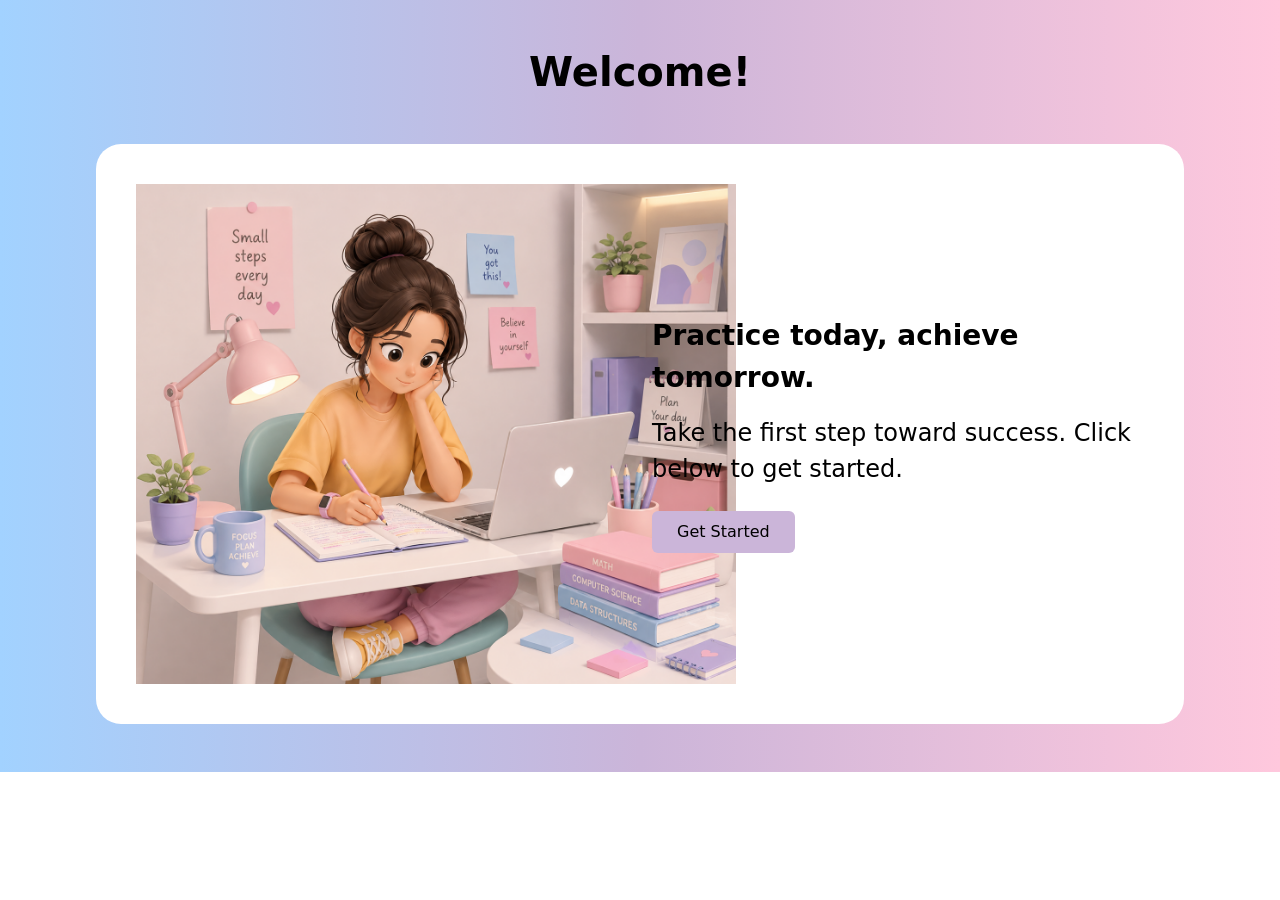
<file: index.html>
<!DOCTYPE html>
<html lang="en">

<head>
    <meta charset="UTF-8">
    <meta name="viewport" content="width=device-width, initial-scale=1.0">
    <link href="https://cdn.jsdelivr.net/npm/bootstrap@5.3.8/dist/css/bootstrap.min.css" rel="stylesheet">
    <link rel="stylesheet" href="style.css">
    <title>welcome</title>
</head>

<body>
    <div class="py-5 welcome">

        <div class="text-center text-white mb-5">
            <h1 class=" welcome-color fw-bold">Welcome!</h1>
        </div>

        <div class="welcome-card mx-auto">
            <div class="row align-items-center">

                <div class="col-lg-6">
                    <img src="assets/welcome photo.png" class="welcome-logo" alt="Character">
                </div>

                <div class="col-lg-6">

                    <p class="fw-bold welcome-p mb-3 fs-3">
                        Practice today, achieve tomorrow.
                    </p>

                    <p class=" mb-4 welcome-p fs-4">
                        Take the first step toward success.
                        Click below to get started.
                    </p>

                    <a href="Signup.html" class="btn px-4 py-2 get-start ">
                        Get Started
                    </a>

                </div>

            </div>
        </div>

    </div>

</body>

</html>
</file>
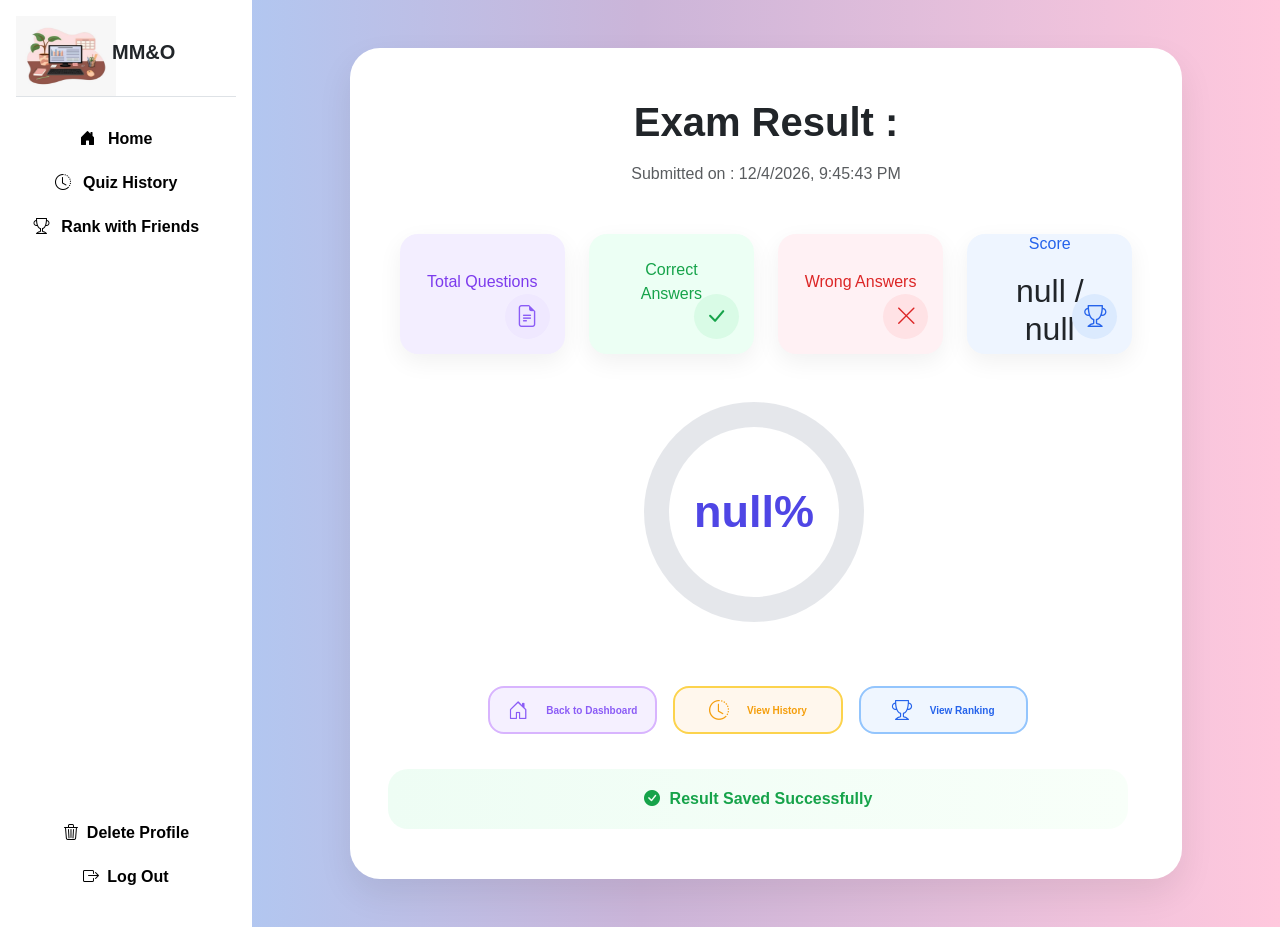
<file: grade.html>
<!DOCTYPE html>
<html lang="en">
<head>
    <meta charset="UTF-8">
    <meta name="viewport" content="width=device-width, initial-scale=1.0">
    <title>Exam Result</title>
     <link href="https://cdn.jsdelivr.net/npm/bootstrap@5.3.8/dist/css/bootstrap.min.css" rel="stylesheet">
    <link rel="stylesheet" href="https://cdn.jsdelivr.net/npm/bootstrap-icons@1.13.1/font/bootstrap-icons.min.css">
    <link rel="stylesheet" href="grade.css">
</head>
<body>
    
   <div class="d-flex h-100">
    

            <div class="bg-white p-3 d-flex flex-column justify-content-between" style="width: 260px;">
                <div>

                    <div class="d-flex align-items-center gap-3 mb-4 border-bottom">
                        <img src="assets/IMG-20260806-WA0003.jpg" class="computer" alt="logo">
                        <div>
                            <h5 class="fw-bold text-dark MMO">MM&O</h5>
                        </div>
                    </div>

                    <div class="d-flex flex-column gap-2">
                        <a href="exam.html" class="btn fw-bold texnav">
                            <i class="bi bi-house-door-fill me-2"></i> Home
                        </a>
                        <a href="history.html" class="btn fw-bold texnav">
                            <i class="bi bi-clock-history me-2"></i> Quiz History
                        </a>
                        <a href="rank.html" class="btn fw-bold texnav">
                            <i class="bi bi-trophy me-2"></i> Rank with Friends
                        </a>
                    </div>
                </div>
                

                <div>
                    
                    <div class="d-flex flex-column gap-2 mb-3">
                        <button id="deleteBtn" class="btn fw-bold setting"><i class="bi bi-trash3 me-2"></i>Delete
                            Profile</button>
                        <button id="logoutBtn" class="btn fw-bold setting"><i class="bi bi-box-arrow-right me-2"></i>Log
                            Out</button>
                    </div>
                </div>
            </div>
    <div class="container py-5">

    <div class="row justify-content-center">

        <div class="col-lg-10">

            <div class="result-card">
                <div class="text-center mb-5">

    <h1 class="fw-bold">
        Exam Result :
    </h1>

    <h4 id="examName" class="mt-3"></h4>

    <p class="text-muted">
        Submitted on :
         <span id="submitDate"></span>
    </p>
    

</div>
<div class="row g-4 text-center">

    <div class="col-lg-3">
        <div class="info-card total-card">

            <p>Total Questions</p>

            <h2 id="totalQuestions"></h2>
             <div class="icon-circle total-icon">
        <i class="bi bi-file-earmark-text"></i>
    </div>

        </div>
    </div>

    <div class="col-lg-3">
        <div class="info-card correct-card">

            <p>Correct Answers</p>

            <h2 id="correctAnswers"></h2>
                <div class="icon-circle correct-icon">
        <i class="bi bi-check-lg"></i>
    </div>


        </div>
    </div>

    <div class="col-lg-3">
        <div class="info-card wrong-card">

            <p>Wrong Answers</p>

            <h2 id="wrongAnswers"></h2>
             <div class="icon-circle wrong-icon">
        <i class="bi bi-x-lg"></i>
    </div>

        </div>
    </div>

    <div class="col-lg-3">
        <div class="info-card score-card">

            <p>Score</p>

            <h2 id="score"></h2>
             <div class="icon-circle score-icon">
        <i class="bi bi-trophy"></i>
    </div>

        </div>
    </div>
    <div class="row mt-5">
    <div class="col-12 d-flex justify-content-center">

        <div class="score-circle">
            <span id="percentage"></span>

        </div>

    </div>
</div>
<div class="row mt-5 g-3 justify-content-center">

    <div class="col-lg-3 col-md-6">
        <a href="#" id="dashboardBtn" class="btn custom-btn dashboard-btn w-100">
            <i class="bi bi-house-door me-2"></i>
            Back to Dashboard
        </a>
    </div>



    <div class="col-lg-3 col-md-6">
        <a href="history.html" class="btn custom-btn history-btn w-100">
            <i class="bi bi-clock-history me-2"></i>
            View History
        </a>
    </div>

    <div class="col-lg-3 col-md-6">
        <a href="rank.html" class="btn custom-btn ranking-btn w-100">
            <i class="bi bi-trophy me-2"></i>
            View Ranking
        </a>
    </div>
    <div class="status-bar">
    <i class="bi bi-check-circle-fill"></i>
    <span>Result Saved Successfully</span>
</div>

</div>
    

</div>
            </div>

        </div>

    </div>

</div>





























     <script src="https://cdn.jsdelivr.net/npm/bootstrap@5.3.8/dist/js/bootstrap.bundle.min.js"></script> 
   <script src="grade.js"></script> 
</body>
</html>
</file>
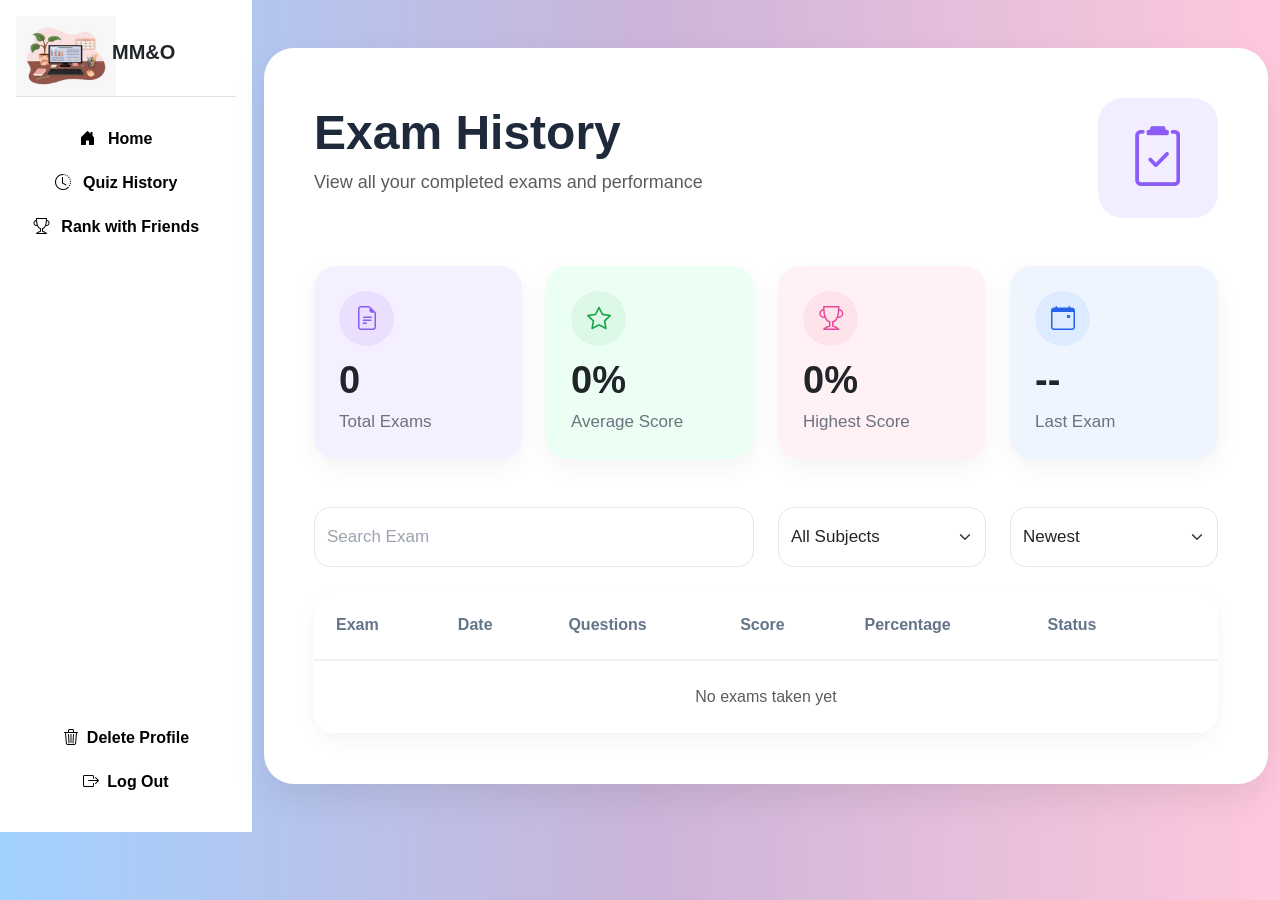
<file: history.html>
<!DOCTYPE html>
<html lang="en">
<head>
    <meta charset="UTF-8">
    <meta name="viewport" content="width=device-width, initial-scale=1.0">
    <title>Exam History</title>
    <link href="https://cdn.jsdelivr.net/npm/bootstrap@5.3.8/dist/css/bootstrap.min.css" rel="stylesheet">
    <link rel="stylesheet" href="https://cdn.jsdelivr.net/npm/bootstrap-icons@1.13.1/font/bootstrap-icons.min.css">
    <link rel="stylesheet" href="history.css">
</head>
<body>
     <div class="d-flex h-100">

            <div class="bg-white p-3 d-flex flex-column justify-content-between" style="width: 260px;">
                <div>

                    <div class="d-flex align-items-center gap-3 mb-4 border-bottom">
                        <img src="assets/IMG-20260806-WA0003.jpg" class="computer" alt="logo">
                        <div>
                            <h5 class="fw-bold text-dark MMO">MM&O</h5>
                        </div>
                    </div>

                    <div class="d-flex flex-column gap-2">
                        <a href="exam.html" class="btn fw-bold texnav">
                            <i class="bi bi-house-door-fill me-2"></i> Home
                        </a>
                        <a href="history.html" class="btn fw-bold texnav">
                            <i class="bi bi-clock-history me-2"></i> Quiz History
                        </a>
                        <a href="rank.html" class="btn fw-bold texnav">
                            <i class="bi bi-trophy me-2"></i> Rank with Friends
                        </a>
                    </div>
                </div>

                <div>
                    <div class="d-flex flex-column gap-2 mb-3">
                        <button id="deleteBtn" class="btn fw-bold setting"><i class="bi bi-trash3 me-2"></i>Delete
                            Profile</button>
                        <button id="logoutBtn" class="btn fw-bold setting"><i class="bi bi-box-arrow-right me-2"></i>Log
                            Out</button>
                    </div>
                </div>
            </div>
    <div class="container py-5">

    <div class="history-card">

        <div class="d-flex justify-content-between align-items-center mb-5">

            <div>

                <h2 class="fw-bold">Exam History</h2>

                <p class="text-muted">
                    View all your completed exams and performance
                </p>

            </div>

            <div class="history-img">

                <i class="bi bi-clipboard2-check"></i>

            </div>

        </div>

        <!-- Statistics -->

        <div class="row g-4 mb-5">

            <div class="col-lg-3">

                <div class="info-card total-card">

                    <div class="icon-circle total-icon">
                        <i class="bi bi-file-earmark-text"></i>
                    </div>

                    <h3 id="totalExam">0</h3>

                    <p>Total Exams</p>

                </div>

            </div>

            <div class="col-lg-3">

                <div class="info-card correct-card">

                    <div class="icon-circle correct-icon">
                        <i class="bi bi-star"></i>
                    </div>

                    <h3 id="averageScore">0%</h3>

                    <p>Average Score</p>

                </div>

            </div>

            <div class="col-lg-3">

                <div class="info-card wrong-card">

                    <div class="icon-circle wrong-icon">
                        <i class="bi bi-trophy"></i>
                    </div>

                    <h3 id="highestScore">0%</h3>

                    <p>Highest Score</p>

                </div>

            </div>

            <div class="col-lg-3">

                <div class="info-card score-card">

                    <div class="icon-circle score-icon">
                        <i class="bi bi-calendar-event"></i>
                    </div>

                    <h3 id="lastExam">--</h3>

                    <p>Last Exam</p>

                </div>

            </div>

        </div>

        <!-- Search -->

        <div class="row mb-4">

            <div class="col-lg-6">

                <input
                    id="searchInput"
                    type="text"
                    class="form-control search-box"
                    placeholder="Search Exam">

            </div>

            <div class="col-lg-3">

                <select  id="subjectFilter" class="form-select search-box">

                    <option>All Subjects</option>

                </select>

            </div>

            <div class="col-lg-3">

                <select   class="form-select search-box">

                    <option>Newest</option>

                    <option>Oldest</option>

                </select>

            </div>

        </div>

        <!-- Table -->

        <div class="table-responsive">

            <table class="table align-middle">

                <thead>

                    <tr>

                        <th>Exam</th>

                        <th>Date</th>

                        <th>Questions</th>

                        <th>Score</th>

                        <th>Percentage</th>

                        <th>Status</th>

                        <th></th>

                    </tr>

                </thead>

                <tbody id="historyBody">

                </tbody>

            </table>

        </div>

    </div>

</div>

















    <script src="https://cdn.jsdelivr.net/npm/bootstrap@5.3.8/dist/js/bootstrap.bundle.min.js"></script> 
    <script src="history.js"></script> 
</body>
</html>
</file>
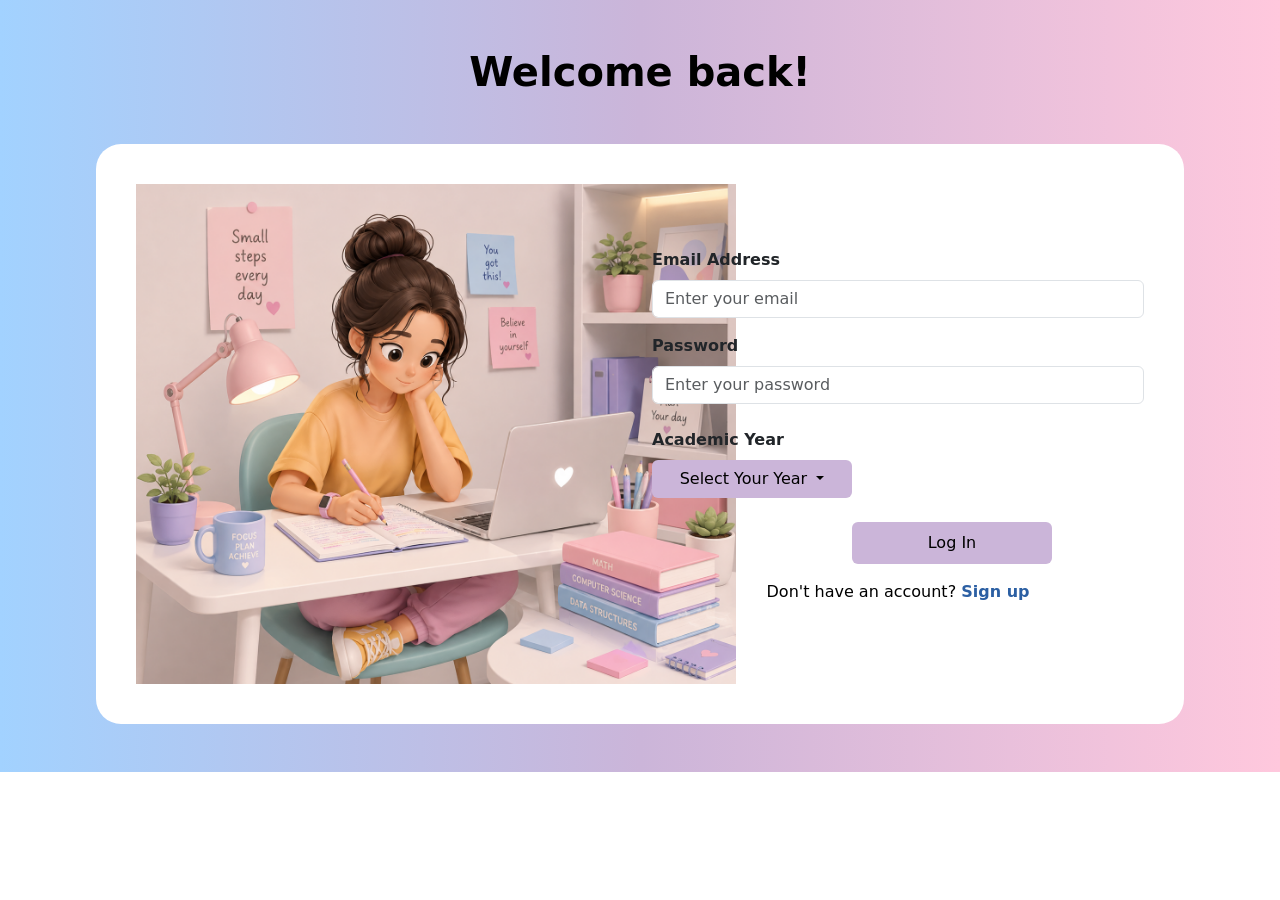
<file: login.html>
<!DOCTYPE html>
<html lang="en">

<head>
    <meta charset="UTF-8">
    <meta name="viewport" content="width=device-width, initial-scale=1.0">
    <link href="https://cdn.jsdelivr.net/npm/bootstrap@5.3.8/dist/css/bootstrap.min.css" rel="stylesheet">
    <link rel="stylesheet" href="style.css">
    <title>Log In</title>
</head>

<body>
    <div class="py-5 welcome">

        <div class="text-center text-white mb-5">
            <h1 class="welcome-color fw-bold">Welcome back!</h1>
        </div>

        <div class="welcome-card mx-auto">
            <div class="row align-items-center">

                <div class="col-lg-6">
                    <img src="assets\welcome photo.png" class="welcome-logo" alt="Character">
                </div>

                <div class="col-lg-6">
                    <form>
                        <div class="mb-3">
                            <label class="form-label fw-bold">Email Address</label>
                            <input type="email" id="loginEmail" class="form-control" placeholder="Enter your email">
                        </div>

                        <div class="mb-4">
                            <label class="form-label fw-bold">Password</label>
                            <input type="password" id="loginPassword" class="form-control"
                                placeholder="Enter your password">
                        </div>
                        <div class="mb-4">
                            <label class="form-label fw-bold d-block">Academic Year</label>

                            <div class="dropdown">
                                <button class="btn dropdown-toggle dropyear" type="button" id="yearBtn"
                                    data-bs-toggle="dropdown">
                                    Select Your Year
                                </button>

                                <ul class="dropdown-menu">
                                    <li><a href="#" onclick="chooseYear('year1.html','First Year')" class="dropdown-item drop">First Year</a>
                                    </li>
                                    <li><a href="#" onclick="chooseYear('year2.html','Second Year')" class="dropdown-item drop">Second Year</a>
                                    </li>
                                    <li><a href="#" onclick="chooseYear('year3.html','Third Year')" class="dropdown-item drop">Third Year</a>
                                    </li>
                                    <li><a href="#" onclick="chooseYear('year4.html','Fourth Year')" class="dropdown-item drop">Fourth Year</a>
                                    </li>
                                </ul>
                            </div>
                        </div>

                        <button type="button" onclick="login()" class="btn px-4 py-2 Signup-btn">
                            Log In
                        </button>

                        <p class="text-center mt-3 welcome-p">
                            Don't have an account? <a href="Signup.html" class="fw-bold login">Sign up</a>
                        </p>
                    </form>
                </div>

            </div>
        </div>

    </div>
    <script src="https://cdn.jsdelivr.net/npm/bootstrap@5.3.8/dist/js/bootstrap.bundle.min.js"></script>
    <script src="script.js"></script>
</body>

</html>
</file>
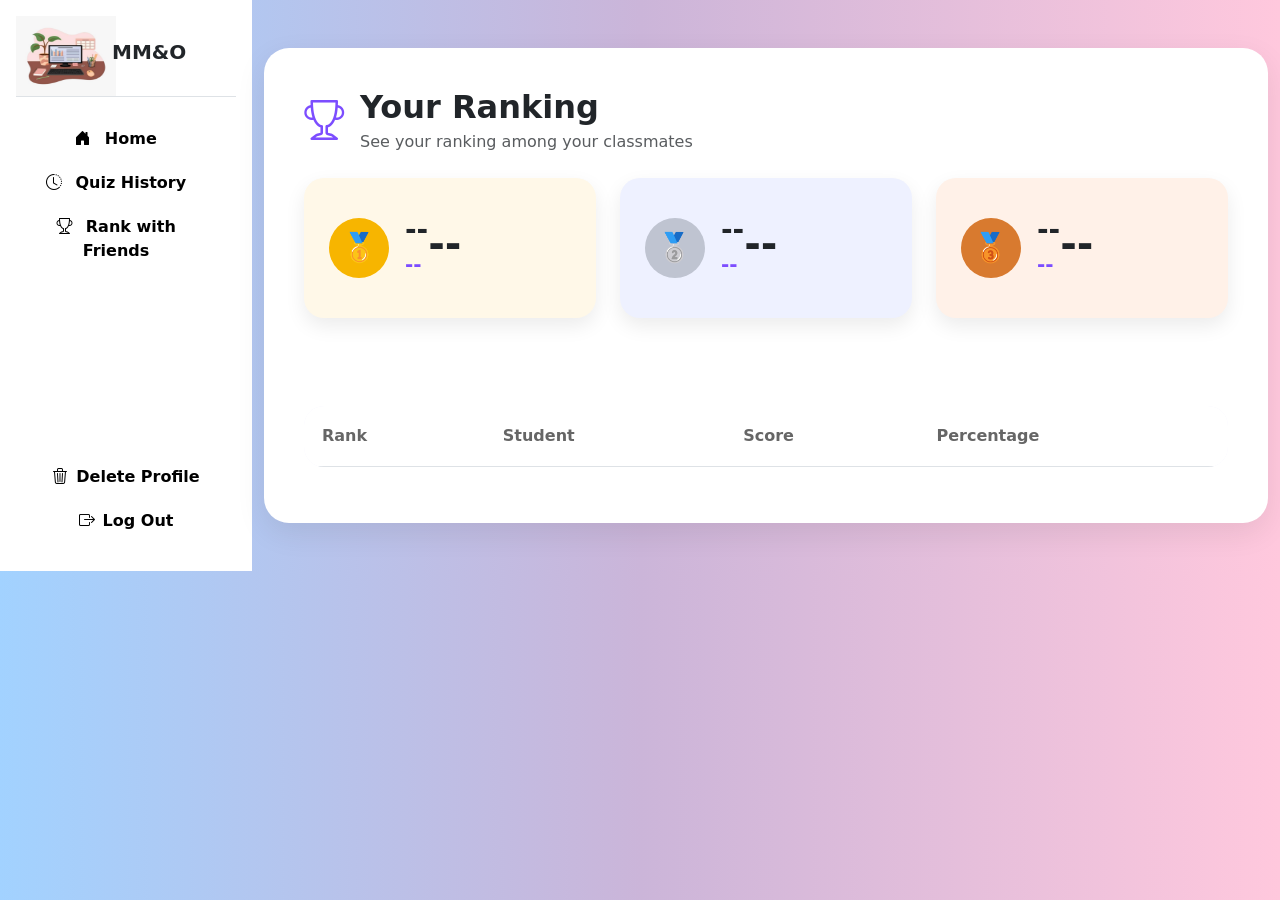
<file: rank.html>
<!DOCTYPE html>
<html lang="en">
<head>
    <meta charset="UTF-8">
    <meta name="viewport" content="width=device-width, initial-scale=1.0">
    <title>rank</title>
    <link href="https://cdn.jsdelivr.net/npm/bootstrap@5.3.8/dist/css/bootstrap.min.css" rel="stylesheet">
    <link rel="stylesheet" href="https://cdn.jsdelivr.net/npm/bootstrap-icons@1.13.1/font/bootstrap-icons.min.css">
    <link rel="stylesheet" href="rank.css">
</head>
<body>
    <div class="d-flex h-100">

            <div class="bg-white p-3 d-flex flex-column justify-content-between" style="width: 260px;">
                <div>

                    <div class="d-flex align-items-center gap-3 mb-4 border-bottom">
                        <img src="assets/IMG-20260806-WA0003.jpg" class="computer" alt="logo">
                        <div>
                            <h5 class="fw-bold text-dark MMO">MM&O</h5>
                        </div>
                    </div>

                    <div class="d-flex flex-column gap-2">
                        <a href="exam.html" class="btn fw-bold texnav">
                            <i class="bi bi-house-door-fill me-2"></i> Home
                        </a>
                        <a href="history.html" class="btn fw-bold texnav">
                            <i class="bi bi-clock-history me-2"></i> Quiz History
                        </a>
                        <a href="rank.html" class="btn fw-bold texnav">
                            <i class="bi bi-trophy me-2"></i> Rank with Friends
                        </a>
                    </div>
                </div>

                <div>
                    <div class="d-flex flex-column gap-2 mb-3">
                        <button id="deleteBtn" class="btn fw-bold setting"><i class="bi bi-trash3 me-2"></i>Delete
                            Profile</button>
                        <button id="logoutBtn" class="btn fw-bold setting"><i class="bi bi-box-arrow-right me-2"></i>Log
                            Out</button>
                    </div>
                </div>
            </div>
            <div class="container py-5">

    <div class="ranking-card">

      

        <div class="d-flex align-items-center mb-4">

            <i class="bi bi-trophy ranking-icon"></i>

            <div class="ms-3">

                <h2 class="fw-bold mb-1">
                    Your Ranking
                </h2>

                <p class="text-muted mb-0">
                    See your ranking among your classmates
                </p>

            </div>

        </div>

     

        <div class="row g-4 mb-5">

            <div class="col-lg-4">

                <div class="top-card first">

                    <div class="d-flex justify-content-between align-items-center">

                        <div class="d-flex align-items-center">

                            <div class="medal gold">
                                
                                &#129351;
                            </div>

                            <div class="ms-3">

                                <h4 id="firstName"></h4>

                                <h5 id="firstScore"></h5>

                            </div>

                        </div>

                        <h2 id="firstPercentage">
                            
                        </h2>

                    </div>

                </div>

            </div>

            <div class="col-lg-4">

                <div class="top-card second">

                    <div class="d-flex justify-content-between align-items-center">

                        <div class="d-flex align-items-center">

                            <div class="medal silver">
                                &#129352;
                            </div>

                            <div class="ms-3">

                                <h4 id="secondName"></h4>

                                <h5 id="secondScore"></h5>

                            </div>

                        </div>

                        <h2 id="secondPercentage">
                            
                        </h2>

                    </div>

                </div>

            </div>

            <div class="col-lg-4">

                <div class="top-card third">

                    <div class="d-flex justify-content-between align-items-center">

                        <div class="d-flex align-items-center">

                            <div class="medal bronze">
                                &#129353;
                            </div>

                            <div class="ms-3">

                                <h4 id="thirdName"></h4>

                                <h5 id="thirdScore"></h5>

                            </div>

                        </div>

                        <h2 id="thirdPercentage">
                            
                        </h2>

                    </div>

                </div>

            </div>

        </div>

       

        <div class="table-responsive">

            <table class="table align-middle">

                <thead>

                    <tr>

                        <th>Rank</th>

                        <th>Student</th>

                        <th>Score</th>

                        <th>Percentage</th>

                    </tr>

                </thead>

                <tbody id="rankingBody">

                </tbody>

            </table>

        </div>

       

    </div>

</div>
   
     <script src="https://cdn.jsdelivr.net/npm/bootstrap@5.3.8/dist/js/bootstrap.bundle.min.js"></script> 
   <script src="rank.js"></script>  
</body>
</html>
</file>
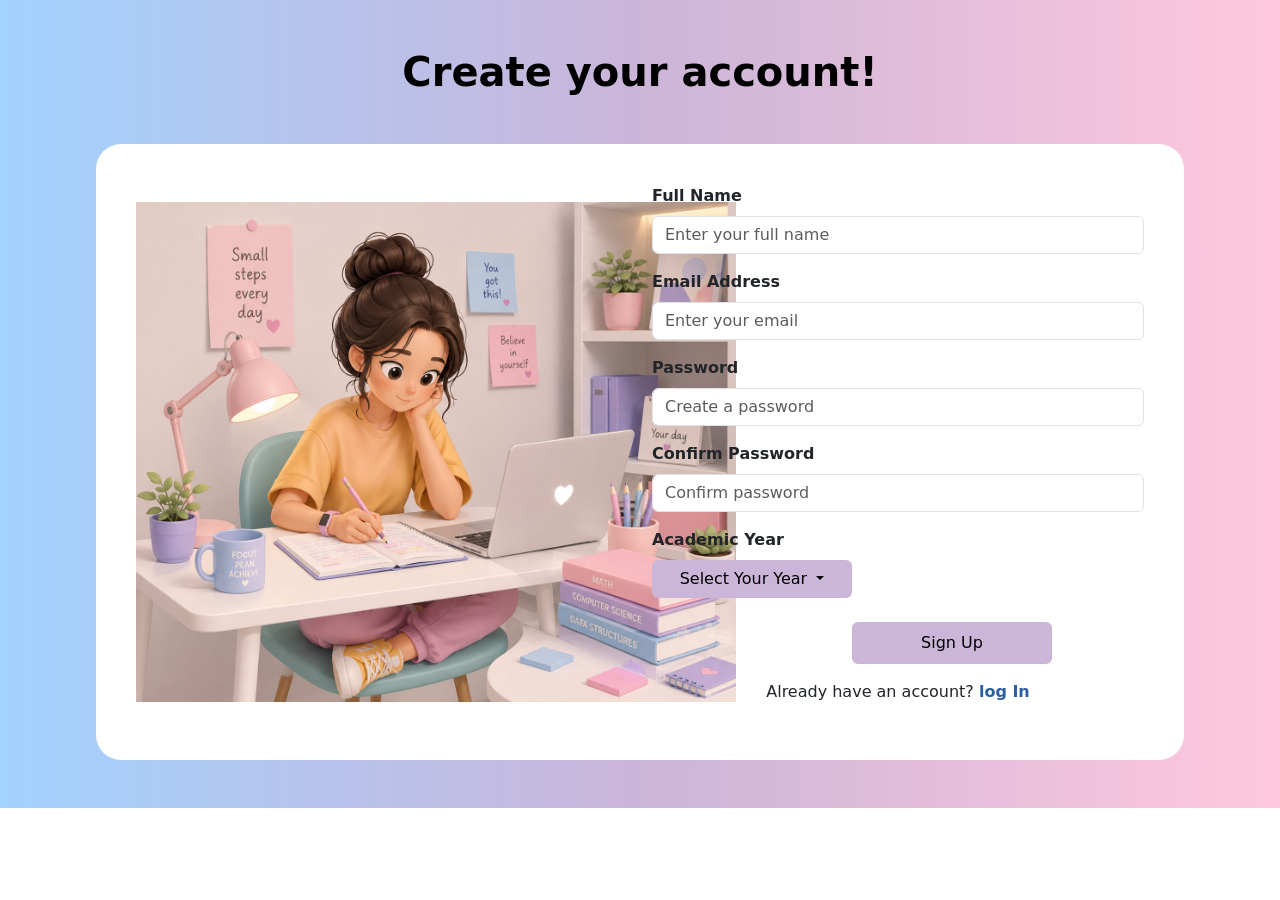
<file: Signup.html>
<!DOCTYPE html>
<html lang="en">

<head>
    <meta charset="UTF-8">
    <meta name="viewport" content="width=device-width, initial-scale=1.0">
    <link href="https://cdn.jsdelivr.net/npm/bootstrap@5.3.8/dist/css/bootstrap.min.css" rel="stylesheet">
    <link rel="stylesheet" href="style.css">
    <title>Sign up</title>
</head>

<body>
    <div class="py-5 welcome">

        <div class="text-center mb-5">
            <h1 class="welcome-color fw-bold">Create your account!</h1>
        </div>

        <div class="welcome-card mx-auto">
            <div class="row align-items-center">

                <div class="col-lg-6">
                    <img src="assets\welcome photo.png" class="welcome-logo" alt="Character">
                </div>

                <div class="col-lg-6">
                    <form>
                        <div class="mb-3">
                            <label class="form-label fw-bold">Full Name</label>
                            <input type="text" id="fullName" class="form-control" placeholder="Enter your full name">
                        </div>

                        <div class="mb-3">
                            <label class="form-label fw-bold">Email Address</label>
                            <input type="email" id="email" class="form-control" placeholder="Enter your email">
                        </div>

                        <div class="mb-3">
                            <label class="form-label fw-bold">Password</label>
                            <input type="password" id="password" class="form-control" placeholder="Create a password">
                        </div>

                        <div class="mb-3">
                            <label class="form-label fw-bold">Confirm Password</label>
                            <input type="password" id="confirmPassword" class="form-control"
                                placeholder="Confirm password">
                        </div>

                        <div class="mb-4">
                            <label class="form-label fw-bold d-block">Academic Year</label>

                            <div class="dropdown">
                                <button class="btn dropdown-toggle dropyear" type="button" id="yearBtn"
                                    data-bs-toggle="dropdown">
                                    Select Your Year
                                </button>

                                <ul class="dropdown-menu">
                                    <li><a href="#" onclick="chooseYear('year1.html','First Year')" class="dropdown-item drop">First Year</a>
                                    </li>
                                    <li><a href="#" onclick="chooseYear('year2.html','Second Year')" class="dropdown-item drop">Second Year</a>
                                    </li>
                                    <li><a href="#" onclick="chooseYear('year3.html','Third Year')" class="dropdown-item drop">Third Year</a>
                                    </li>
                                    <li><a href="#" onclick="chooseYear('year4.html','Fourth Year')" class="dropdown-item drop">Fourth Year</a>
                                    </li>
                                </ul>
                            </div>
                        </div>

                        <button type="button" onclick="signUp()" class="btn px-4 py-2 Signup-btn">
                            Sign Up
                        </button>

                        <p class="text-center mt-3">
                            Already have an account? <a href="login.html" class="fw-bold login">log In</a>
                        </p>
                    </form>
                </div>

            </div>
        </div>

    </div>
    <script src="https://cdn.jsdelivr.net/npm/bootstrap@5.3.8/dist/js/bootstrap.bundle.min.js"></script>
    <script src="script.js"></script>
</body>

</html>
</file>
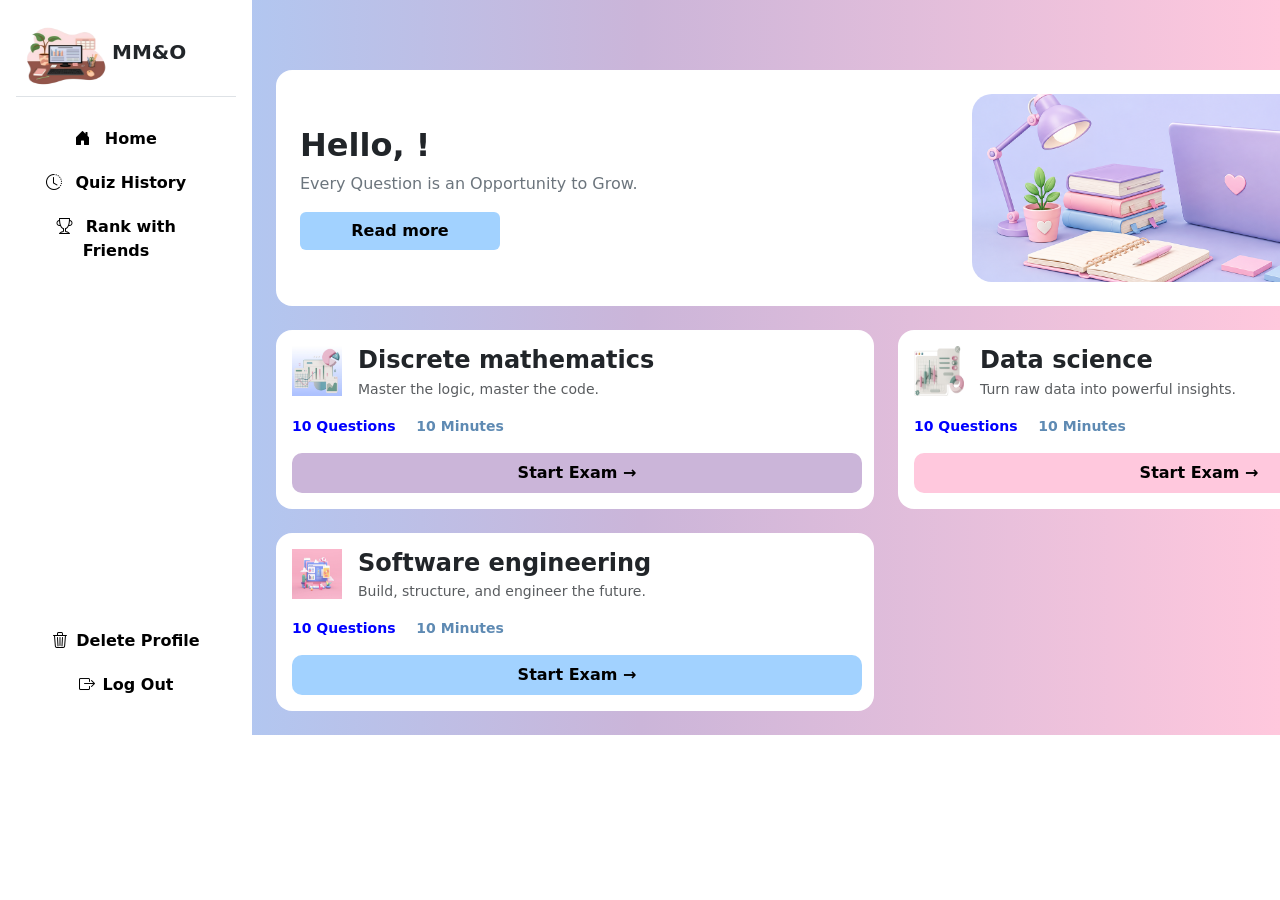
<file: year1.html>
<!DOCTYPE html>
<html lang="en">

<head>
    <meta charset="UTF-8">
    <meta name="viewport" content="width=device-width, initial-scale=1.0">
    <link href="https://cdn.jsdelivr.net/npm/bootstrap@5.3.8/dist/css/bootstrap.min.css" rel="stylesheet">
    <link rel="stylesheet" href="https://cdn.jsdelivr.net/npm/bootstrap-icons@1.11.3/font/bootstrap-icons.min.css">
    <link rel="stylesheet" href="style.css">
    <title>To Do</title>
</head>

<body>
    <div class="welcome">

        <div class="d-flex h-100">

            <div class="bg-white p-3 d-flex flex-column justify-content-between" style="width: 260px;">
                <div>

                    <div class="d-flex align-items-center gap-3 mb-4 border-bottom">
                        <img src="assets\8f3dd7fc3703e8e1cb9cd7ef7520fc12.png" class="computer" alt="logo">
                        <div>
                            <h5 class="fw-bold text-dark MMO">MM&O</h5>
                        </div>
                    </div>

                    <div class="d-flex flex-column gap-2">
                        <a href="exam.html" class="btn fw-bold texnav">
                            <i class="bi bi-house-door-fill me-2"></i> Home
                        </a>
                        <a href="history.html" class="btn fw-bold texnav">
                            <i class="bi bi-clock-history me-2"></i> Quiz History
                        </a>
                        <a href="rank.html" class="btn fw-bold texnav">
                            <i class="bi bi-trophy me-2"></i> Rank with Friends
                        </a>
                    </div>
                </div>

                <div>
                    <div class="d-flex flex-column gap-2 mb-3">
                        <button id="deleteBtn" class="btn fw-bold setting"><i class="bi bi-trash3 me-2"></i>Delete
                            Profile</button>
                        <button id="logoutBtn" class="btn fw-bold setting"><i class="bi bi-box-arrow-right me-2"></i>Log
                            Out</button>
                    </div>
                </div>
            </div>

            <div class=" p-4 d-flex flex-column justify-content-between">

                <div>
                    <div class="bg-white px-3 py-1 photo">
                        <img src="assets/welcome photo.png" width="28" height="28" class="rounded-circle" alt="user">
                        <span id="userName" class="fw-bold small"></span>
                    </div>

                    <div class="bg-white p-4 rounded-4 mb-4 d-flex justify-content-between align-items-center">
                        <div>
                            <h2 class="fw-bold text-dark">Hello, <span id="helloName"></span>!</h2>
                            <p class="text-secondary mb-3">Every Question is an Opportunity to Grow.</p>
                            <button id="readBtn" class="btn fw-bold read">Read more</button>
                        </div>
                        <img src="assets\RIGHT.png" class="right">
                    </div>

                    <div class="row g-4">

                        <div class="col-md-6">
                            <div class="bg-white p-3 rounded-4">
                                <div class="d-flex gap-3 mb-3">
                                    <img src="assets\7bcba04d4af6d80596ebd4093d2844d1.jpg" class="subj"
                                        alt="Discrete Math">
                                    <div>
                                        <h5 class="fw-bold text-dark fs-4 mb-1">Discrete mathematics</h5>
                                        <p class="text-muted small m-0">Master the logic, master the code.</p>
                                    </div>
                                </div>

                                <p class="small fw-bold mb-3">
                                    <span class="qu me-3"> 10 Questions</span>
                                    <span class="min">10 Minutes</span>
                                </p>

                                 <button class="btn fw-bold start start-btn" data-year="First Year" data-subject="Discrete Mathematics">Start Exam &rarr;</button>
                            </div>
                        </div>

                        <div class="col-md-6">
                            <div class="bg-white p-3 rounded-4">
                                <div class="d-flex gap-3 mb-3">
                                    <img src="assets\60df4d41b2c137aad8684239ba4f8925.jpg" class="subj"
                                        alt="Data Science">
                                    <div>
                                        <h5 class="fw-bold text-dark fs-4 mb-1">Data science</h5>
                                        <p class="text-muted small m-0">Turn raw data into powerful insights.</p>
                                    </div>
                                </div>

                                <p class="small fw-bold mb-3">
                                    <span class="qu me-3">10 Questions</span>
                                    <span class="min">10 Minutes</span>
                                </p>

                                 <button class="btn fw-bold starte start-btn" data-year="First Year" data-subject="Data Science">Start Exam &rarr;</button>
                            </div>
                        </div>

                        <div class="col-md-6">
                            <div class="bg-white p-3 rounded-4">
                                <div class="d-flex gap-3 mb-3">
                                    <img src="assets\5f7718fe695ec7abd726a5fb7e227016.jpg" class="subj"
                                        alt="Software Engineering">
                                    <div>
                                        <h5 class="fw-bold text-dark fs-4 mb-1">Software engineering</h5>
                                        <p class="text-muted small m-0">Build, structure, and engineer the future.</p>
                                    </div>
                                </div>

                                <p class="small fw-bold mb-3">
                                    <span class="qu me-3">10 Questions</span>
                                    <span class="min">10 Minutes</span>
                                </p>

                                <button class="btn fw-bold startx start-btn" data-year="First Year" data-subject="Software Engineering">Start Exam &rarr;</button>
                            </div>
                        </div>

                    </div>
                </div>

            </div>

            <script src="https://cdn.jsdelivr.net/npm/bootstrap@5.3.8/dist/js/bootstrap.bundle.min.js"></script>
            <script src="script.js"></script>
</body>

</html>
</file>
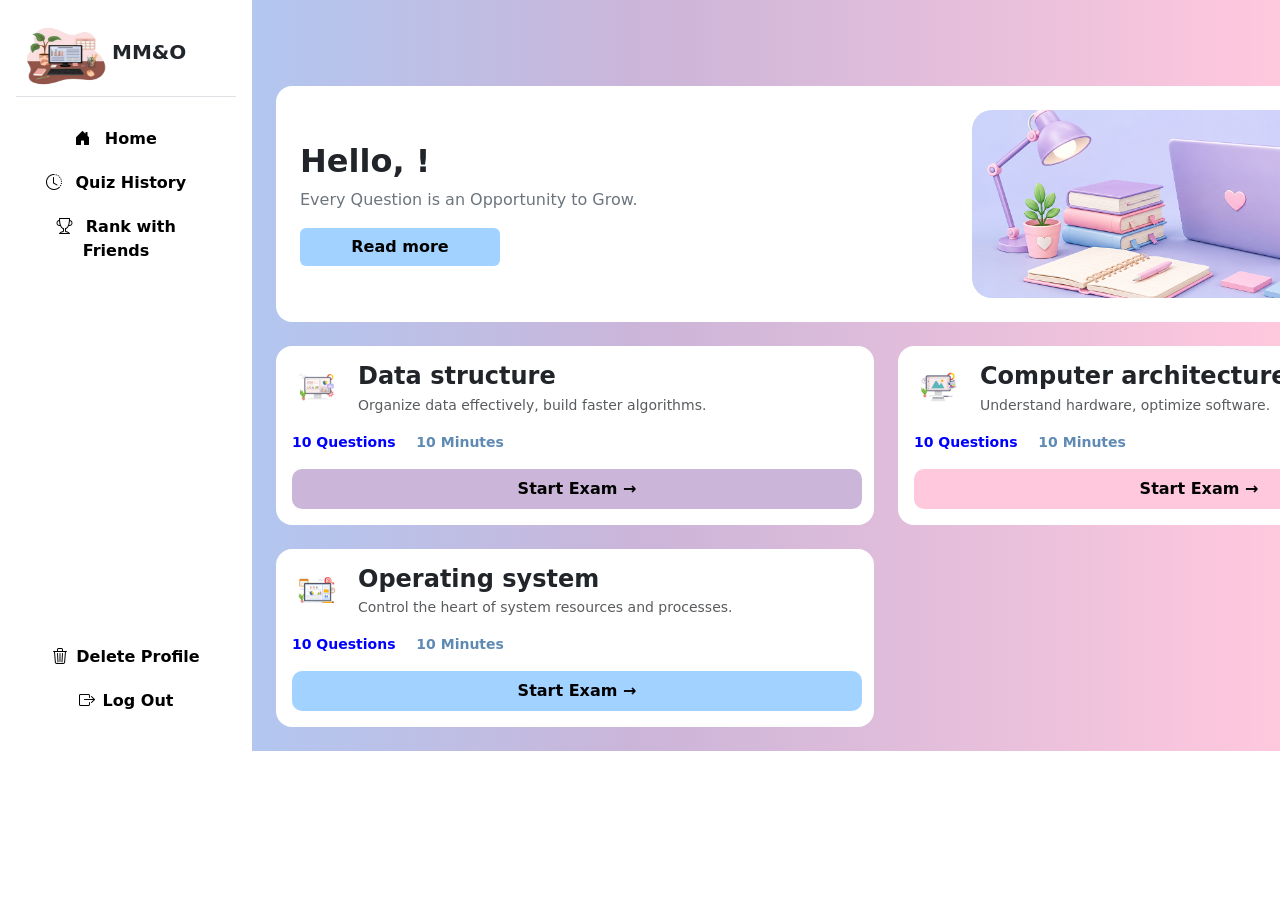
<file: year2.html>
<!DOCTYPE html>
<html lang="en">

<head>
    <meta charset="UTF-8">
    <meta name="viewport" content="width=device-width, initial-scale=1.0">
    <link href="https://cdn.jsdelivr.net/npm/bootstrap@5.3.8/dist/css/bootstrap.min.css" rel="stylesheet">
    <link rel="stylesheet" href="https://cdn.jsdelivr.net/npm/bootstrap-icons@1.11.3/font/bootstrap-icons.min.css">
    <link rel="stylesheet" href="style.css">
    <title>To Do</title>
</head>

<body>
    <div class="welcome">

        <div class="d-flex h-100">

            <div class="bg-white p-3 d-flex flex-column justify-content-between" style="width: 260px;">
                <div>

                    <div class="d-flex align-items-center gap-3 mb-4 border-bottom">
                        <img src="assets\8f3dd7fc3703e8e1cb9cd7ef7520fc12.png" class="computer" alt="logo">
                        <div>
                            <h5 class="fw-bold text-dark MMO">MM&O</h5>
                        </div>
                    </div>

                    <div class="d-flex flex-column gap-2">
                        <a href="exam.html" class="btn fw-bold texnav">
                            <i class="bi bi-house-door-fill me-2"></i> Home
                        </a>
                        <a href="history.html" class="btn fw-bold texnav">
                            <i class="bi bi-clock-history me-2"></i> Quiz History
                        </a>
                        <a href="rank.html" class="btn fw-bold texnav">
                            <i class="bi bi-trophy me-2"></i> Rank with Friends
                        </a>
                    </div>
                </div>

                <div>
                    <div class="d-flex flex-column gap-2 mb-3">
                        <button id="deleteBtn" class="btn fw-bold setting"><i class="bi bi-trash3 me-2"></i>Delete
                            Profile</button>
                        <button id="logoutBtn" class="btn fw-bold setting"><i class="bi bi-box-arrow-right me-2"></i>Log
                            Out</button>
                    </div>
                </div>
            </div>

            <div class="flex-grow-1 p-4 d-flex flex-column justify-content-between">

                <div>
                    <div class="d-flex justify-content-end mb-3">
                        <div class="bg-white px-3 py-1 photo">
                            <img src="assets/welcome photo.png" width="28" height="28" class="rounded-circle"
                                alt="user">
                            <span id="userName" class="fw-bold small"></span>
                        </div>
                    </div>

                    <div class="bg-white p-4 rounded-4 mb-4 d-flex justify-content-between align-items-center">
                        <div>
                            <h2 class="fw-bold text-dark">Hello, <span id="helloName"></span>!</h2>
                            <p class="text-secondary mb-3">Every Question is an Opportunity to Grow.</p>
                            <button id="readBtn" class="btn fw-bold read">Read more</button>
                        </div>
                        <img src="assets\RIGHT.png" class="right">
                    </div>

                    <div class="row g-4">

                        <div class="col-md-6">
                            <div class="bg-white p-3 rounded-4">
                                <div class="d-flex gap-3 mb-3">
                                    <img src="assets\63dbc96387fc733bd6bbf1148c050e8d.jpg" class="subj">
                                    <div>
                                        <h5 class="fw-bold text-dark fs-4 mb-1">Data structure </h5>
                                        <p class="text-muted small m-0">Organize data effectively, build faster
                                            algorithms.</p>
                                    </div>
                                </div>

                                <p class="small fw-bold mb-3">
                                    <span class="qu me-3"> 10 Questions</span>
                                    <span class="min">10 Minutes</span>
                                </p>

                                <button class="btn fw-bold start start-btn" data-year="Second Year" data-subject="Data Structure">Start Exam &rarr;</button>
                            </div>
                        </div>

                        <div class="col-md-6">
                            <div class="bg-white p-3 rounded-4">
                                <div class="d-flex gap-3 mb-3">
                                    <img src="assets\60615d996d73b3dfb6ef3c71813cee25.jpg" class="subj">
                                    <div>
                                        <h5 class="fw-bold text-dark fs-4 mb-1">Computer architecture </h5>
                                        <p class="text-muted small m-0">Understand hardware, optimize software.</p>
                                    </div>
                                </div>

                                <p class="small fw-bold mb-3">
                                    <span class="qu me-3">10 Questions</span>
                                    <span class="min">10 Minutes</span>
                                </p>

                                <button class="btn fw-bold starte start-btn" data-year="Second Year" data-subject="Computer Organization and Architecture">Start Exam &rarr;</button>
                            </div>
                        </div>

                        <div class="col-md-6">
                            <div class="bg-white p-3 rounded-4">
                                <div class="d-flex gap-3 mb-3">
                                    <img src="assets\030cd4007fee0ea8808e49806df3bb51.jpg" class="subj">
                                    <div>
                                        <h5 class="fw-bold text-dark fs-4 mb-1">Operating system </h5>
                                        <p class="text-muted small m-0">Control the heart of system resources and
                                            processes.</p>
                                    </div>
                                </div>

                                <p class="small fw-bold mb-3">
                                    <span class="qu me-3">10 Questions</span>
                                    <span class="min">10 Minutes</span>
                                </p>

                                <button class="btn fw-bold startx start-btn" data-year="Second Year" data-subject="Operating System">Start Exam &rarr;</button>
                            </div>
                        </div>

                    </div>
                </div>

            </div>


            <script src="https://cdn.jsdelivr.net/npm/bootstrap@5.3.8/dist/js/bootstrap.bundle.min.js"></script>
            <script src="script.js"></script>
</body>

</html>
</file>
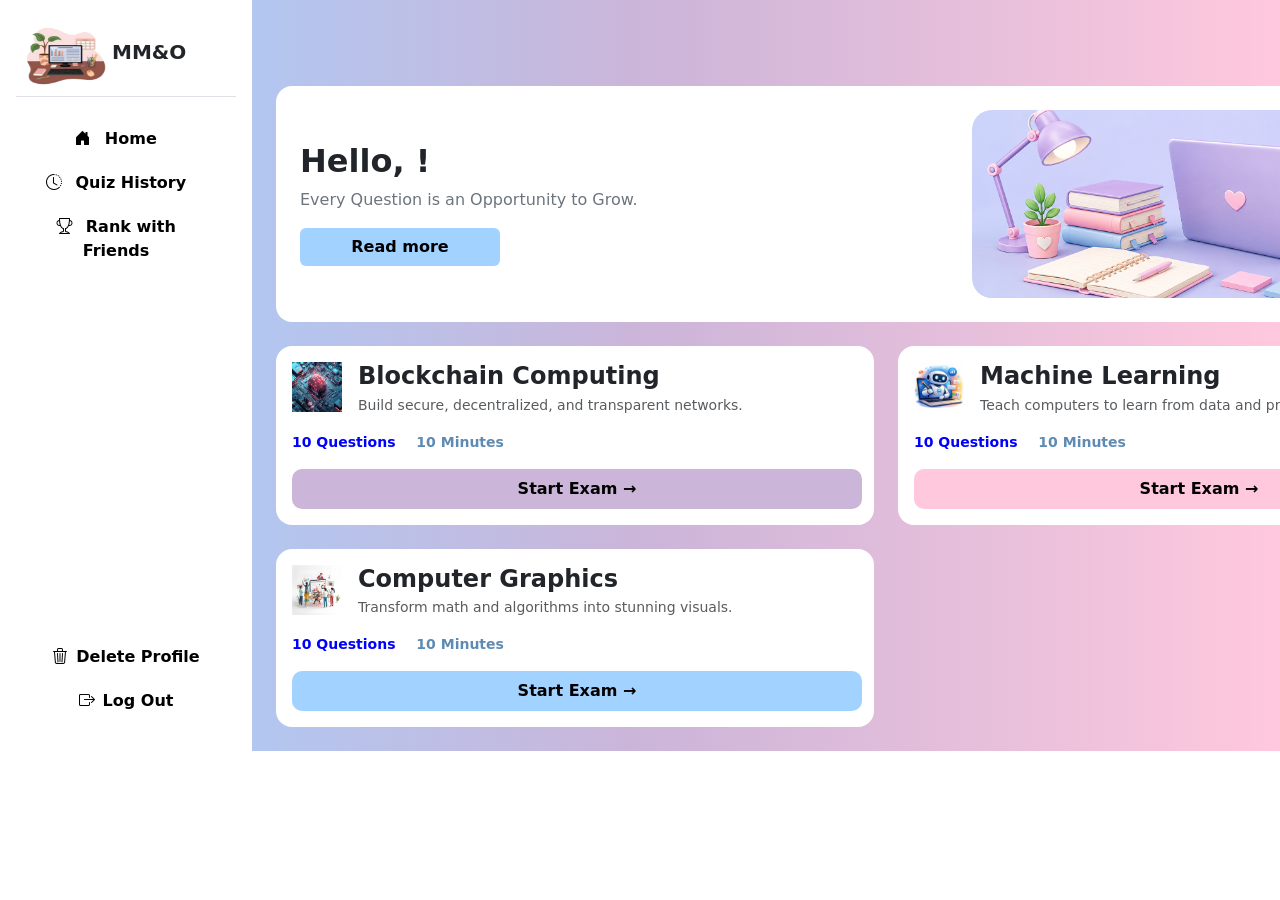
<file: year3.html>
<!DOCTYPE html>
<html lang="en">

<head>
    <meta charset="UTF-8">
    <meta name="viewport" content="width=device-width, initial-scale=1.0">
    <link href="https://cdn.jsdelivr.net/npm/bootstrap@5.3.8/dist/css/bootstrap.min.css" rel="stylesheet">
    <link rel="stylesheet" href="https://cdn.jsdelivr.net/npm/bootstrap-icons@1.11.3/font/bootstrap-icons.min.css">
    <link rel="stylesheet" href="style.css">
    <title>To Do</title>
</head>

<body>
    <div class="welcome">

        <div class="d-flex h-100">

            <div class="bg-white p-3 d-flex flex-column justify-content-between" style="width: 260px;">
                <div>

                    <div class="d-flex align-items-center gap-3 mb-4 border-bottom">
                        <img src="assets\8f3dd7fc3703e8e1cb9cd7ef7520fc12.png" class="computer" alt="logo">
                        <div>
                            <h5 class="fw-bold text-dark MMO">MM&O</h5>
                        </div>
                    </div>

                    <div class="d-flex flex-column gap-2">
                        <a href="exam.html" class="btn fw-bold texnav">
                            <i class="bi bi-house-door-fill me-2"></i> Home
                        </a>
                        <a href="history.html" class="btn fw-bold texnav">
                            <i class="bi bi-clock-history me-2"></i> Quiz History
                        </a>
                        <a href="rank.html" class="btn fw-bold texnav">
                            <i class="bi bi-trophy me-2"></i> Rank with Friends
                        </a>
                    </div>
                </div>

                <div>
                    <div class="d-flex flex-column gap-2 mb-3">
                        <button id="deleteBtn" class="btn fw-bold setting"><i class="bi bi-trash3 me-2"></i>Delete
                            Profile</button>
                        <button id="logoutBtn" class="btn fw-bold setting"><i class="bi bi-box-arrow-right me-2"></i>Log
                            Out</button>
                    </div>
                </div>
            </div>

            <div class="flex-grow-1 p-4 d-flex flex-column justify-content-between">

                <div>
                    <div class="d-flex justify-content-end mb-3">
                        <div class="bg-white px-3 py-1 photo">
                            <img src="assets/welcome photo.png" width="28" height="28" class="rounded-circle"
                                alt="user">
                            <span id="userName" class="fw-bold small"></span>
                        </div>
                    </div>

                    <div class="bg-white p-4 rounded-4 mb-4 d-flex justify-content-between align-items-center">
                        <div>
                            <h2 class="fw-bold text-dark">Hello, <span id="helloName"></span>!</h2>
                            <p class="text-secondary mb-3">Every Question is an Opportunity to Grow.</p>
                            <button id="readBtn" class="btn fw-bold read">Read more</button>
                        </div>
                        <img src="assets\RIGHT.png" class="right">
                    </div>

                    <div class="row g-4">

                        <div class="col-md-6">
                            <div class="bg-white p-3 rounded-4">
                                <div class="d-flex gap-3 mb-3">
                                    <img src="assets\26b1e064d3e10ca1fc2b482dc59a5781.jpg" class="subj">
                                    <div>
                                        <h5 class="fw-bold text-dark fs-4 mb-1">Blockchain Computing</h5>
                                        <p class="text-muted small m-0">Build secure, decentralized, and transparent
                                            networks.</p>
                                    </div>
                                </div>

                                <p class="small fw-bold mb-3">
                                    <span class="qu me-3"> 10 Questions</span>
                                    <span class="min">10 Minutes</span>
                                </p>
                                <button class="btn fw-bold start start-btn" data-year="Third Year" data-subject="Blockchain Computing">Start Exam &rarr;</button>

                            </div>
                        </div>

                        <div class="col-md-6">
                            <div class="bg-white p-3 rounded-4">
                                <div class="d-flex gap-3 mb-3">
                                    <img src="assets\2b55810b7159212aeec64050a41ee9f1.jpg" class="subj">
                                    <div>
                                        <h5 class="fw-bold text-dark fs-4 mb-1">Machine Learning</h5>
                                        <p class="text-muted small m-0">Teach computers to learn from data and predict.
                                        </p>
                                    </div>
                                </div>

                                <p class="small fw-bold mb-3">
                                    <span class="qu me-3">10 Questions</span>
                                    <span class="min">10 Minutes</span>
                                </p>

                                <button class="btn fw-bold starte start-btn" data-year="Third Year" data-subject="Machine Learning">Start Exam &rarr;</button>
                            </div>
                        </div>

                        <div class="col-md-6">
                            <div class="bg-white p-3 rounded-4">
                                <div class="d-flex gap-3 mb-3">
                                    <img src="assets\6c6e348c1ee54a5b94616d5da7f54f54.jpg" class="subj">
                                    <div>
                                        <h5 class="fw-bold text-dark fs-4 mb-1">Computer Graphics</h5>
                                        <p class="text-muted small m-0">Transform math and algorithms into stunning
                                            visuals.</p>
                                    </div>
                                </div>

                                <p class="small fw-bold mb-3">
                                    <span class="qu me-3">10 Questions</span>
                                    <span class="min">10 Minutes</span>
                                </p>

                                <button class="btn fw-bold startx start-btn" data-year="Third Year" data-subject="Computer Graphics">Start Exam &rarr;</button>
                            </div>
                        </div>

                    </div>
                </div>

            </div>

            <script src="https://cdn.jsdelivr.net/npm/bootstrap@5.3.8/dist/js/bootstrap.bundle.min.js"></script>
            <script src="script.js"></script>
</body>

</html>
</file>
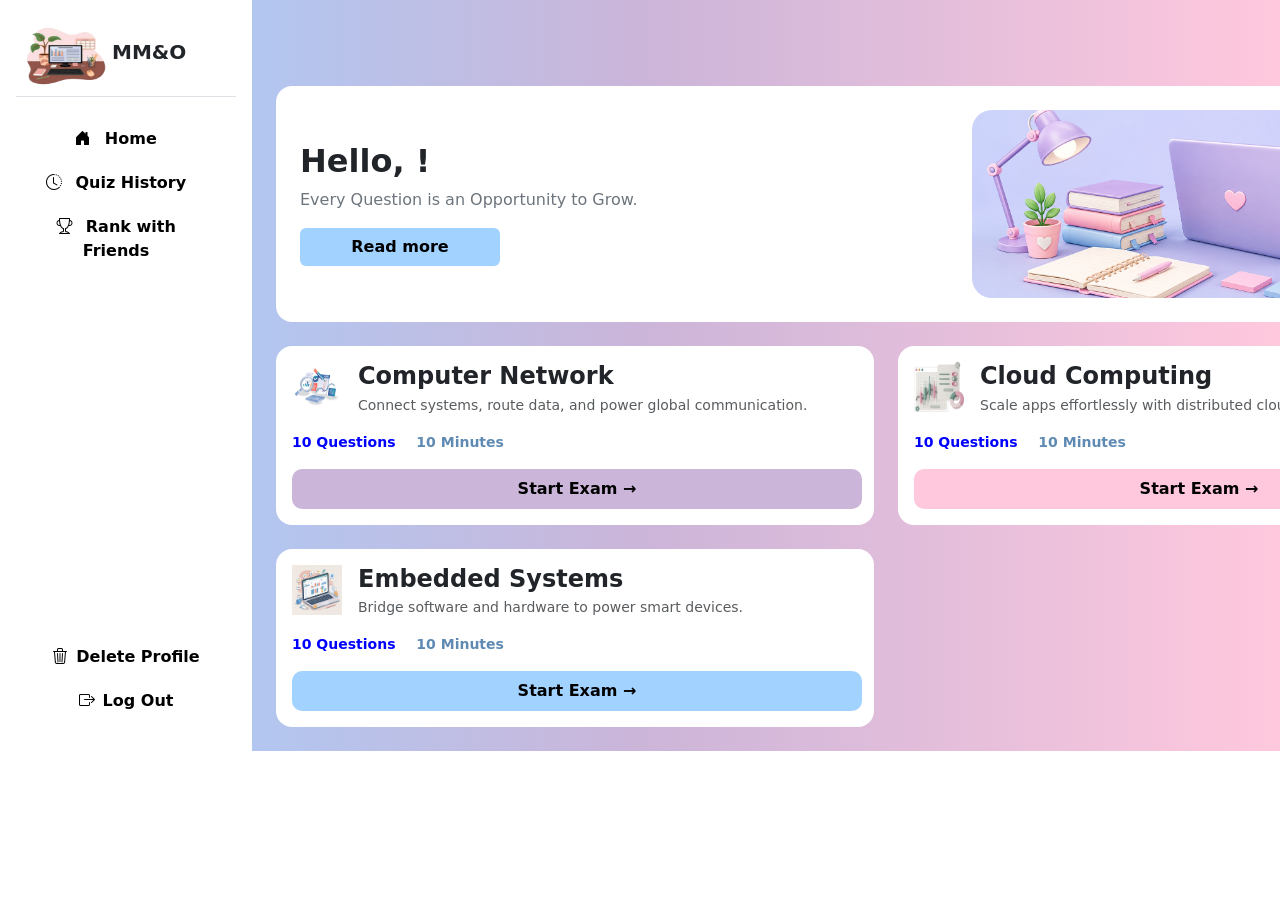
<file: year4.html>
<!DOCTYPE html>
<html lang="en">

<head>
    <meta charset="UTF-8">
    <meta name="viewport" content="width=device-width, initial-scale=1.0">
    <link href="https://cdn.jsdelivr.net/npm/bootstrap@5.3.8/dist/css/bootstrap.min.css" rel="stylesheet">
    <link rel="stylesheet" href="https://cdn.jsdelivr.net/npm/bootstrap-icons@1.11.3/font/bootstrap-icons.min.css">
    <link rel="stylesheet" href="style.css">
    <title>To Do</title>
</head>

<body>
    <div class="welcome">

        <div class="d-flex h-100">

            <div class="bg-white p-3 d-flex flex-column justify-content-between" style="width: 260px;">
                <div>

                    <div class="d-flex align-items-center gap-3 mb-4 border-bottom">
                        <img src="assets\8f3dd7fc3703e8e1cb9cd7ef7520fc12.png" class="computer" alt="logo">
                        <div>
                            <h5 class="fw-bold text-dark MMO">MM&O</h5>
                        </div>
                    </div>

                    <div class="d-flex flex-column gap-2">
                        <a href="exam.html" class="btn fw-bold texnav">
                            <i class="bi bi-house-door-fill me-2"></i> Home
                        </a>
                        <a href="history.html" class="btn fw-bold texnav">
                            <i class="bi bi-clock-history me-2"></i> Quiz History
                        </a>
                        <a href="rank.html" class="btn fw-bold texnav">
                            <i class="bi bi-trophy me-2"></i> Rank with Friends
                        </a>
                    </div>
                </div>

                <div>
                    <div class="d-flex flex-column gap-2 mb-3">
                        <button id="deleteBtn" class="btn fw-bold setting"><i class="bi bi-trash3 me-2"></i>Delete
                            Profile</button>
                        <button id="logoutBtn" class="btn fw-bold setting"><i class="bi bi-box-arrow-right me-2"></i>Log
                            Out</button>
                    </div>
                </div>
            </div>

            <div class="flex-grow-1 p-4 d-flex flex-column justify-content-between">

                <div>
                    <div class="d-flex justify-content-end mb-3">
                        <div class="bg-white px-3 py-1 photo">
                            <img src="assets/welcome photo.png" width="28" height="28" class="rounded-circle"
                                alt="user">
                            <span id="userName" class="fw-bold small"></span>
                        </div>
                    </div>

                    <div class="bg-white p-4 rounded-4 mb-4 d-flex justify-content-between align-items-center">
                        <div>
                            <h2 class="fw-bold text-dark">Hello, <span id="helloName"></span>!</h2>
                            <p class="text-secondary mb-3">Every Question is an Opportunity to Grow.</p>
                            <button id="readBtn" class="btn fw-bold read">Read more</button>
                        </div>
                        <img src="assets\RIGHT.png" class="right">
                    </div>

                    <div class="row g-4">

                        <div class="col-md-6">
                            <div class="bg-white p-3 rounded-4">
                                <div class="d-flex gap-3 mb-3">
                                    <img src="assets\6778b4f8bae08b0d9a7e71a005850aed.jpg" class="subj">
                                    <div>
                                        <h5 class="fw-bold text-dark fs-4 mb-1">Computer Network</h5>
                                        <p class="text-muted small m-0">Connect systems, route data, and power global
                                            communication.</p>
                                    </div>
                                </div>

                                <p class="small fw-bold mb-3">
                                    <span class="qu me-3"> 10 Questions</span>
                                    <span class="min">10 Minutes</span>
                                </p>

                                <button class="btn fw-bold start start-btn" data-year="Fourth Year" data-subject="Computer Network">Start Exam &rarr;</button>
                            </div>
                        </div>

                        <div class="col-md-6">
                            <div class="bg-white p-3 rounded-4">
                                <div class="d-flex gap-3 mb-3">
                                    <img src="assets\60df4d41b2c137aad8684239ba4f8925.jpg" class="subj">
                                    <div>
                                        <h5 class="fw-bold text-dark fs-4 mb-1">Cloud Computing</h5>
                                        <p class="text-muted small m-0">Scale apps effortlessly with distributed cloud
                                            infrastructure.</p>
                                    </div>
                                </div>

                                <p class="small fw-bold mb-3">
                                    <span class="qu me-3">10 Questions</span>
                                    <span class="min">10 Minutes</span>
                                </p>

                                <button class="btn fw-bold starte start-btn" data-year="Fourth Year" data-subject="Cloud Computing">Start Exam &rarr;</button>
                            </div>
                        </div>

                        <div class="col-md-6">
                            <div class="bg-white p-3 rounded-4">
                                <div class="d-flex gap-3 mb-3">
                                    <img src="assets\84449e31881c21b2c0f78820a730680e.jpg" class="subj">

                                    <div>
                                        <h5 class="fw-bold text-dark fs-4 mb-1">Embedded Systems</h5>
                                        <p class="text-muted small m-0">Bridge software and hardware to power smart
                                            devices.</p>
                                    </div>
                                </div>

                                <p class="small fw-bold mb-3">
                                    <span class="qu me-3">10 Questions</span>
                                    <span class="min">10 Minutes</span>
                                </p>

                                <button class="btn fw-bold startx start-btn" data-year="Fourth Year" data-subject="Embedded Systems">Start Exam &rarr;</button>
                            </div>
                        </div>

                    </div>
                </div>

            </div>

            <script src="https://cdn.jsdelivr.net/npm/bootstrap@5.3.8/dist/js/bootstrap.bundle.min.js"></script>
            <script src="script.js"></script>
</body>

</html>
</file>
<file: style.css>
body {
    height: 100vh;
    overflow: hidden;
}
.welcome{
    background: linear-gradient(to right, #A2D2FF, #CBB5D9 , #FFC8DD);
}
.welcome-logo{
    width:600px;
    height:500px;
}
.get-start{
    color: black;
    background-color:#CBB5D9;
    transition: 0.3s;
}
.get-start:hover{
    background-color:#E3CEC7;
    transform: scale(1.05);
}
.welcome-card{
    background-color: white;
    padding: 40px;
    border-radius: 25px;
    width: 85%;
}
.welcome-p{
    color:black;
}
.welcome-color{
    color: black;
}
.Signup-btn{
    color: black;
    background-color:#CBB5D9;
    transition: 0.3s;
    width: 200px;
    margin-left: 200px;
}
.Signup-btn:hover{
    background-color:#E3CEC7;
    transform: scale(1.05);
}
.login{
    text-decoration: none;
    color:#2B5FA3;
}
.login:hover{
    text-decoration: underline;
}
.dropyear{
    color: black;
    background-color:#CBB5D9;
    transition: 0.3s;
    width: 200px;  
}
.dropyear:hover{
    background-color:#E3CEC7;
    transform: scale(1.05);
}
.drop{
    color: black;
    transition: 0.3s;
    width: 200px; 
}
.drop:hover{
    background-color:#E3CEC7;
    transform: scale(1.05);
}
.profile-img {
    width: 80px;
    height: 80px;
    object-fit: cover;
}
.computer{
    width: 100px;
    height: 80px;
}
.MMO{
    margin-left: -20px;
}
.texnav{
    color: black;
    background-color:white;
    transition: 0.3s;
    width: 200px; 
    border: none;
}
.texnav:hover{
    background-color: #A2D2FF;
    transform: scale(1.05);
}
.active-menu {
    background-color: #A2D2FF !important;
}
.setting{
    color: black;
    background-color:white;
    transition: 0.3s;
    width: 220px;
    margin-left: 0px;
    border: none;
}
.setting:hover{
    background-color:#FAB1CC;
    transform: scale(1.05);
}
.profile{
    width: 60px;
}
.read{
    color: black;
    background-color:#A2D2FF;
    transition: 0.3s;
    width: 200px;
    margin-left: 0px;
}
.read:hover{
    background-color:#5E8AB3;
    transform: scale(1.05);
}
.right{
    width: 500px;
    border-radius:20px ;
}
.subj{
    width: 50px;
    height: 50px;
}
.qu{
    color: blue;
}
.min{
    color: #5E8AB3;
}
.start{
    width: 570px;
    height: 40px;
    color: black;
    background-color:#CBB5D9;
    transition: 0.3s;
    border-radius: 10px;
    border: none;
}
.start:hover{
    background-color:#885398;
    transform: scale(1.03);
}
.starte{
    width: 570px;
    height: 40px;
    color: black;
    background-color:#FFC8DD;
    transition: 0.3s;
    border-radius: 10px;
    border: none;
}
.starte:hover{
    background-color:#e46f9c;
    transform: scale(1.03);
}
.startx{
    width: 570px;
    height: 40px;
    color: black;
    background-color:#A2D2FF;
    transition: 0.3s;
    border-radius: 10px;
    border: none;
}
.startx:hover{
    background-color:#5E8AB3;
    transform: scale(1.03);
}
.photo{
    width: 200px;
    margin-left: 1020px;
    margin-bottom: 10px;
    border-radius: 20px;
}
</file>
<file: grade.css>
body{
    background: linear-gradient(to right, #A2D2FF, #CBB5D9 , #FFC8DD);
    font-family: "Segoe UI",sans-serif;
}

.result-card{
    background:#fff;
    border-radius:30px;
    padding:50px;
    box-shadow:0 15px 35px rgba(0,0,0,.08);
}

.navbar{
    background:white;
    box-shadow:0 5px 20px rgba(0,0,0,.08);
}

.navbar-brand{
    color:#7B61FF !important;
    font-size:40px;
    font-weight:bold;
}
.info-card{
    background:#fff;
    padding:25px;
    text-align:center;
    box-shadow:0 8px 25px rgba(0,0,0,.06);
    position: relative;
    height: 120px;
    border-radius: 18px;
    display: flex;
    flex-direction: column;
    justify-content: center;
    align-items: center;
}
 .total-card p{
    color: #7C3AED;

 }
.correct-card p{
    color:#16A34A;
}

.wrong-card p{
    color:#DC2626;
}

.score-card p{
    color:#2563EB;
}



.total-card{
    background:#F3EEFF;
}

.correct-card{
    background:#ECFFF4;
}

.wrong-card{
    background:#FFF1F4;
}

.score-card{
    background:#EEF5FF;
}
.score-circle{
    width:220px;
    height:220px;
    border-radius:50%;
    display:flex;
    justify-content:center;
    align-items:center;
    font-size:45px;
    font-weight:bold;
    color:#4F46E5;

    background:
    conic-gradient(#4F46E5 0deg,
                   #E5E7EB 0deg);

    transition:.5s;
}

.score-circle::before{
    content:"";
    position:absolute;

    width:170px;
    height:170px;
      background:white;
    border-radius:50%;
}
.score-circle span{
    position:relative;
    z-index:1;
}
.icon-circle{
    position: absolute;
    right: 15px;
    bottom: 15px;
    width: 45px;
    height: 45px;
    border-radius: 50%;
    display: flex;
    justify-content: center;
    align-items: center;
    font-size: 22px;
}
.total-icon{
    background:#efe8ff;
    color:#8b5cf6;
}

.correct-icon{
    background:#d9fbe6;
    color:#16a34a;
}

.wrong-icon{
    background:#ffe2e5;
    color:#dc2626;
}

.score-icon{
    background:#dbeafe;
    color:#2563eb;
}
.custom-btn i{
    font-size:20px;
}
.dashboard-btn{
    background:#F5F0FF;
    color:#8B5CF6;
    border:2px solid #D8B4FE;
}

.dashboard-btn:hover{
    background:#8B5CF6;
    color:#fff;
}
.custom-btn{
    height: 48px;
    border-radius: 16px;
    font-size: 10px;
    font-weight: 600;

    display: flex;
    justify-content: center;
    align-items: center;
    gap: 10px;

    text-decoration: none;
    transition: .3s;
}

.history-btn{
    background:#FFF7ED;
    color:#F59E0B;
    border:2px solid #FCD34D;
}

.history-btn:hover{
    background:#F59E0B;
    color:#fff;
}
.ranking-btn{
    background:#EFF6FF;
    color:#2563EB;
    border:2px solid #93C5FD;
}

.ranking-btn:hover{
    background:#2563EB;
    color:#fff;
}
.status-bar{
    width:100%;
    padding:18px;
    border-radius:20px;
    background:linear-gradient(90deg,#eefdf4,#f8fff9);
    display:flex;
    justify-content:center;
    align-items:center;
    gap:10px;
    color:#16a34a;
    font-weight:600;
    margin-top:35px;
}
.computer{
    width: 100px;
    height: 80px;
}
.MMO{
    margin-left: -20px;
}
.texnav{
    color: black;
    background-color:white;
    transition: 0.3s;
    width: 200px; 
    border: none;
}
.texnav:hover{
    background-color: #A2D2FF;
    transform: scale(1.05);
}
.active-menu {
    background-color: #A2D2FF !important;
}
.setting{
    color: black;
    background-color:white;
    transition: 0.3s;
    width: 220px;
    margin-left: 0px;
    border: none;
}
.setting:hover{
    background-color:#FAB1CC;
    transform: scale(1.05);
}
</file>
<file: history.css>
body{
     background: linear-gradient(to right, #A2D2FF, #CBB5D9 , #FFC8DD);
    font-family:"Segoe UI",sans-serif;
}

.history-card{
    background:#fff;
    border-radius:30px;
    padding:50px;
    box-shadow:0 15px 35px rgba(0,0,0,.08);
}



.history-card h2{
    font-size:48px;
    font-weight:700;
    color:#1E293B;
}

.history-card p{
    font-size:18px;
    color:#6B7280;
}

.computer{
    width: 100px;
    height: 80px;
}
.MMO{
    margin-left: -20px;
}
.texnav{
    color: black;
    background-color:white;
    transition: 0.3s;
    width: 200px; 
    border: none;
}
.texnav:hover{
    background-color: #A2D2FF;
    transform: scale(1.05);
}
.active-menu {
    background-color: #A2D2FF !important;
}
.setting{
    color: black;
    background-color:white;
    transition: 0.3s;
    width: 220px;
    margin-left: 0px;
    border: none;
}
.setting:hover{
    background-color:#FAB1CC;
    transform: scale(1.05);
}

.history-img{
    width:120px;
    height:120px;
    background:#F3EEFF;
    border-radius:25px;

    display:flex;
    justify-content:center;
    align-items:center;
}

.history-img i{
    font-size:60px;
    color:#8B5CF6;
}



.info-card{
    background:#fff;
    border-radius:22px;
    padding:25px;
    box-shadow:0 8px 25px rgba(0,0,0,.05);

    min-height:150px;

    display:flex;
    flex-direction:column;
    justify-content:center;

    position:relative;
}

.total-card{
    background:#F5F0FF;
}

.correct-card{
    background:#ECFFF4;
}

.wrong-card{
    background:#FFF1F4;
}

.score-card{
    background:#EEF5FF;
}

.info-card h3{
    font-size:38px;
    font-weight:700;
    margin:12px 0 5px;
}

.info-card p{
    margin:0;
    font-size:17px;
}

.icon-circle{
    width:55px;
    height:55px;

    border-radius:50%;

    display:flex;
    justify-content:center;
    align-items:center;

    font-size:24px;
}

.total-icon{
    background:#EADFFF;
    color:#8B5CF6;
}

.correct-icon{
    background:#DDF8E7;
    color:#16A34A;
}

.wrong-icon{
    background:#FFE3EB;
    color:#EC4899;
}

.score-icon{
    background:#DCEBFF;
    color:#2563EB;
}


.search-box{
    height:60px;
    border-radius:16px;
    border:1px solid #E5E7EB;
    font-size:17px;
    box-shadow:none;
}

.search-box:focus{
    border-color:#8B5CF6;
    box-shadow:0 0 0 .2rem rgba(139,92,246,.15);
}

.form-control::placeholder{
    color:#9CA3AF;
}



.table-responsive{
    background:#fff;
    border-radius:22px;
    overflow:hidden;
    box-shadow:0 8px 20px rgba(0,0,0,.04);
}

.table{
    margin-bottom:0;
}

.table thead th{
    padding:22px;
    font-size:16px;
    font-weight:600;
    color:#64748B;
    border-bottom:2px solid #EEF2F7;
}

.table tbody td{
    padding:24px 22px;
    vertical-align:middle;
    border-bottom:1px solid #F1F5F9;
}

.table tbody tr{
    transition:.3s;
}

.table tbody tr:hover{
    background:#FAFAFF;
}



.form-select{
    cursor:pointer;
}

.status{
    display: inline-flex;
    align-items: center;
    gap: 8px;
    padding: 8px 16px;
    border-radius: 30px;
    font-size: 14px;
    font-weight: 600;
}

.dot{
    width: 8px;
    height: 8px;
    border-radius: 50%;
}

.passed{
    background: #eefaf1;
    color: #16a34a;
}

.passed .dot{
    background: #16a34a;
}

.excellent{
    background: #eefaf1;
    color: #16a34a;
}

.excellent .dot{
    background: #16a34a;
}

.failed{
    background: #fff5e8;
    color: #f59e0b;
}

.failed .dot{
    background: #f59e0b;
}

.view-btn{
    border:2px solid #d8b4fe;
    color:#8b5cf6;
    border-radius:12px;
}

.view-btn:hover{
    background:#8b5cf6;
    color:#fff;
}

.progress-circle{

    width:65px;
    height:65px;

    border-radius:50%;

    display:flex;
    justify-content:center;
    align-items:center;

    position:relative;

    background:
    conic-gradient(
        #8B5CF6 calc(var(--percent) * 1%),
        #E5E7EB 0
    );

}

.progress-circle::before{

    content:"";

    position:absolute;

    width:50px;
    height:50px;

    background:#fff;

    border-radius:50%;

}

.progress-circle span{

    position:relative;

    z-index:2;

    color:#8B5CF6;

    font-weight:600;

}

@media(max-width:992px){

    .history-card{
        padding:30px;
    }

    .history-card h2{
        font-size:35px;
    }

    .history-img{
        width:90px;
        height:90px;
    }

    .history-img i{
        font-size:45px;
    }

}
</file>
<file: rank.css>
.computer{
    width: 100px;
    height: 80px;
}
.MMO{
    margin-left: -20px;
}
.texnav{
    color: black;
    background-color:white;
    transition: 0.3s;
    width: 200px; 
    border: none;
}
.texnav:hover{
    background-color: #A2D2FF;
    transform: scale(1.05);
}
.active-menu {
    background-color: #A2D2FF !important;
}
.setting{
    color: black;
    background-color:white;
    transition: 0.3s;
    width: 220px;
    margin-left: 0px;
    border: none;
}
.setting:hover{
    background-color:#FAB1CC;
    transform: scale(1.05);
}
body{
   background: linear-gradient(to right, #A2D2FF, #CBB5D9 , #FFC8DD);
}

.ranking-card{
    background:#fff;
    border-radius:25px;
    padding:40px;
    box-shadow:0 10px 30px rgba(0,0,0,.08);
}

.ranking-icon{
    font-size:40px;
    color:#7c4dff;
}

.top-card{
    border-radius:20px;
    padding:25px;
    height:140px;
    display:flex;
    align-items:center;
    box-shadow:0 8px 20px rgba(0,0,0,.08);
}

.first{
    background:#fff8e8;
}

.second{
    background:#eef1ff;
}

.third{
    background:#fff1e8;
}
.medal{
    width:60px;
    height:60px;
    border-radius:50%;
    display:flex;
    justify-content:center;
    align-items:center;
    font-size:28px;
    font-weight:bold;
    color:#fff;
}

.gold{
    background:#f7b500;
}

.silver{
    background:#bfc4d1;
}

.bronze{
    background:#d87a2f;
}
.top-card h4{
    font-size:28px;
    font-weight:700;
    margin-bottom:5px;
}

.top-card h5{
    color:#7c4dff;
    font-weight:600;
}

.top-card h2{
    font-size:40px;
    font-weight:bold;
}
.table{
    margin-top:40px;
    background:#fff;
    border-radius:20px;
    overflow:hidden;
}

.table thead{
    background:#f6f4ff;
}

.table th{
    padding:18px;
    color:#666;
}

.table td{
    padding:18px;
    font-size:18px;
}
</file>
